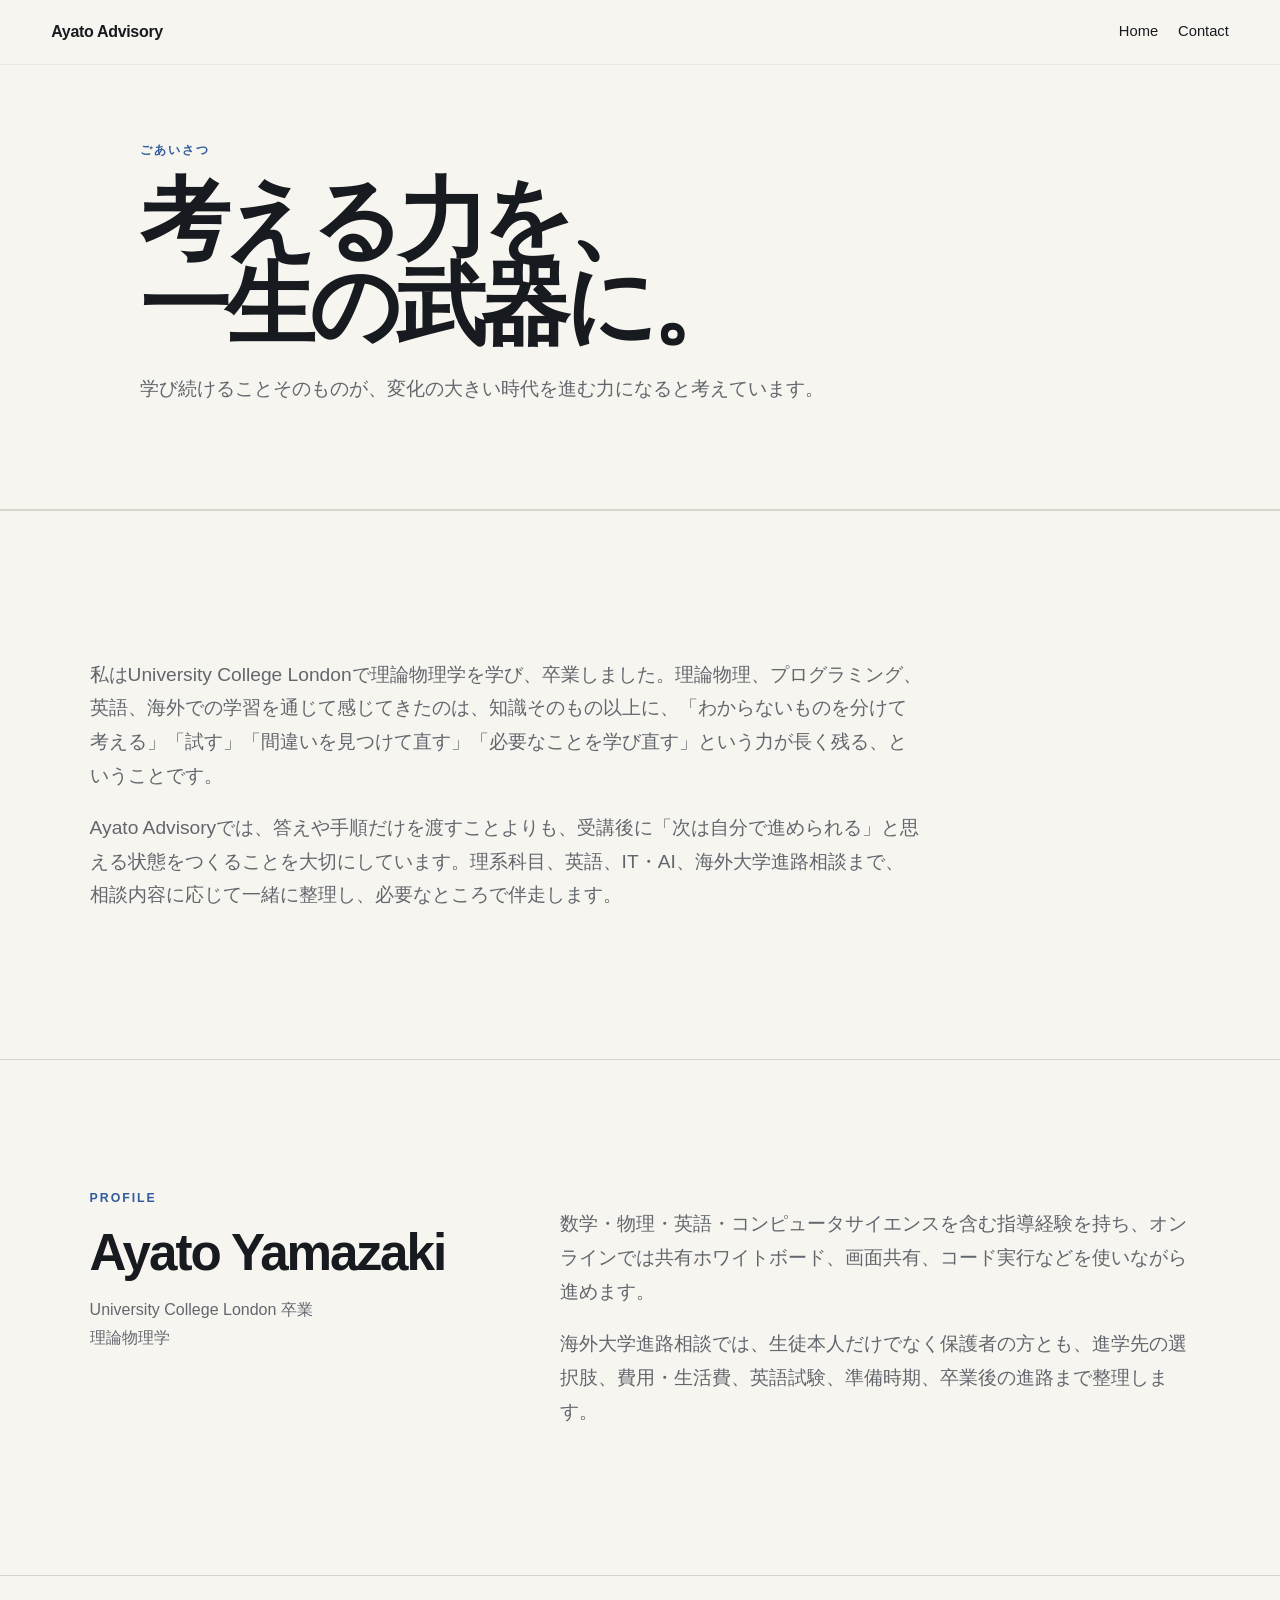
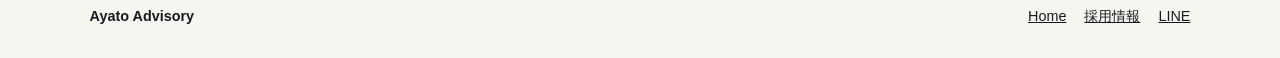
<file: about/index.html>
<!doctype html><html lang="ja"><head><meta charset="utf-8"><meta name="viewport" content="width=device-width,initial-scale=1"><title>ごあいさつ | Ayato Advisory</title><meta name="description" content="Ayato Advisory代表 Ayato Yamazakiからのごあいさつ。学び続け、自分で考え、次へ進める力を大切にしています。"><link rel="stylesheet" href="../assets/styles.css"></head><body>
<header class="nav"><a class="brand" href="../">Ayato Advisory</a><nav class="nav-links"><a href="../">Home</a><a href="../#contact">Contact</a></nav></header><main>
<section class="subpage-hero"><div class="section-inner"><p class="kicker">ごあいさつ</p><h1>考える力を、<br>一生の武器に。</h1><p class="lead">学び続けることそのものが、変化の大きい時代を進む力になると考えています。</p></div></section>
<section class="section"><div class="section-inner"><p class="lead">私はUniversity College Londonで理論物理学を学び、卒業しました。理論物理、プログラミング、英語、海外での学習を通じて感じてきたのは、知識そのもの以上に、「わからないものを分けて考える」「試す」「間違いを見つけて直す」「必要なことを学び直す」という力が長く残る、ということです。</p><p class="lead">Ayato Advisoryでは、答えや手順だけを渡すことよりも、受講後に「次は自分で進められる」と思える状態をつくることを大切にしています。理系科目、英語、IT・AI、海外大学進路相談まで、相談内容に応じて一緒に整理し、必要なところで伴走します。</p></div></section>
<section class="section"><div class="section-inner profile-grid"><div><p class="kicker">Profile</p><h2 class="profile-name">Ayato Yamazaki</h2><p class="profile-meta">University College London 卒業<br>理論物理学</p></div><div><p class="lead">数学・物理・英語・コンピュータサイエンスを含む指導経験を持ち、オンラインでは共有ホワイトボード、画面共有、コード実行などを使いながら進めます。</p><p class="lead">海外大学進路相談では、生徒本人だけでなく保護者の方とも、進学先の選択肢、費用・生活費、英語試験、準備時期、卒業後の進路まで整理します。</p></div></div></section>
</main><footer><strong>Ayato Advisory</strong><div class="footer-links"><a href="../">Home</a><a href="../careers/">採用情報</a><a href="https://line.me/R/ti/p/@933ozaif">LINE</a></div></footer></body></html>
</file>
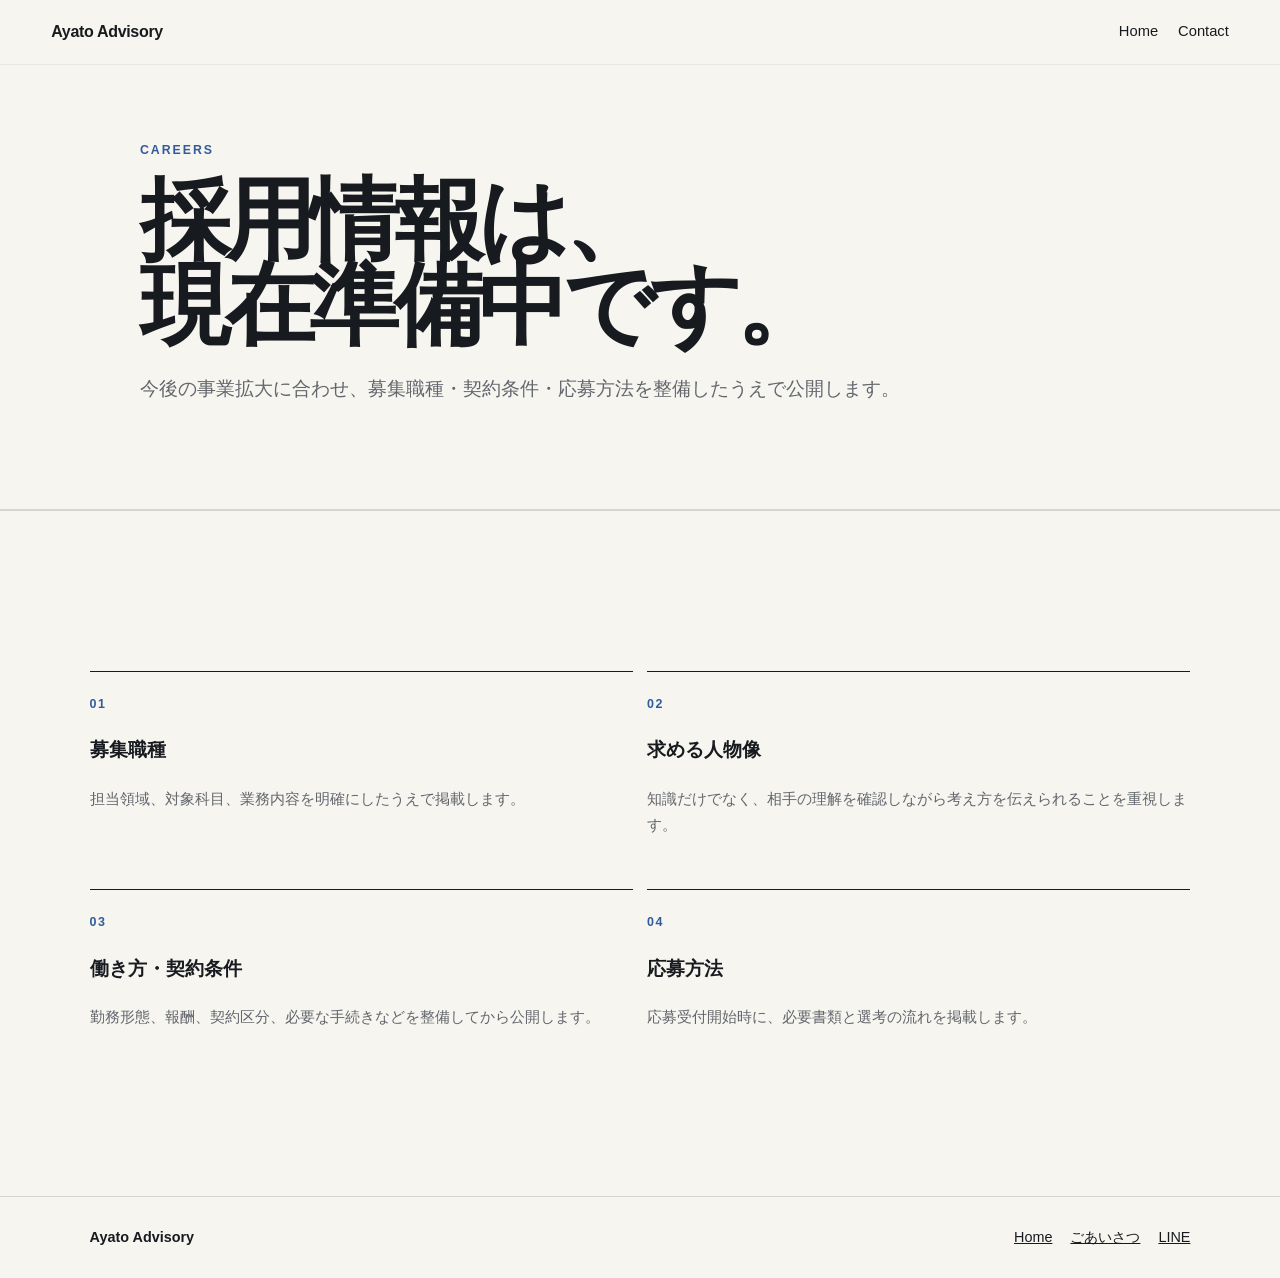
<file: careers/index.html>
<!doctype html><html lang="ja"><head><meta charset="utf-8"><meta name="viewport" content="width=device-width,initial-scale=1"><title>採用情報 | Ayato Advisory</title><meta name="description" content="Ayato Advisoryの採用情報。現在、詳細な募集要項は準備中です。"><link rel="stylesheet" href="../assets/styles.css"></head><body>
<header class="nav"><a class="brand" href="../">Ayato Advisory</a><nav class="nav-links"><a href="../">Home</a><a href="../#contact">Contact</a></nav></header><main>
<section class="subpage-hero"><div class="section-inner"><p class="kicker">Careers</p><h1>採用情報は、<br>現在準備中です。</h1><p class="lead">今後の事業拡大に合わせ、募集職種・契約条件・応募方法を整備したうえで公開します。</p></div></section>
<section class="section"><div class="section-inner"><div class="careers-grid"><div class="career-card"><div class="num">01</div><h3>募集職種</h3><p class="note">担当領域、対象科目、業務内容を明確にしたうえで掲載します。</p></div><div class="career-card"><div class="num">02</div><h3>求める人物像</h3><p class="note">知識だけでなく、相手の理解を確認しながら考え方を伝えられることを重視します。</p></div><div class="career-card"><div class="num">03</div><h3>働き方・契約条件</h3><p class="note">勤務形態、報酬、契約区分、必要な手続きなどを整備してから公開します。</p></div><div class="career-card"><div class="num">04</div><h3>応募方法</h3><p class="note">応募受付開始時に、必要書類と選考の流れを掲載します。</p></div></div></div></section>
</main><footer><strong>Ayato Advisory</strong><div class="footer-links"><a href="../">Home</a><a href="../about/">ごあいさつ</a><a href="https://line.me/R/ti/p/@933ozaif">LINE</a></div></footer></body></html>
</file>
<file: assets/styles.css>
:root{--bg:#f7f5ef;--ink:#171a1f;--muted:#62666d;--line:#d9d5cd;--blue:#315c9b;--paper:#fffdf9;--sage:#e8f2eb;--sage2:#cfe5d5}*{box-sizing:border-box}html{scroll-behavior:smooth}body{margin:0;background:var(--bg);color:var(--ink);font-family:-apple-system,BlinkMacSystemFont,"Hiragino Sans","Yu Gothic","Noto Sans JP",sans-serif;line-height:1.75}a{color:inherit}img{max-width:100%}.nav{position:fixed;z-index:30;top:0;left:0;right:0;display:flex;align-items:center;justify-content:space-between;padding:18px clamp(18px,4vw,56px);background:rgba(247,245,239,.86);backdrop-filter:blur(16px);border-bottom:1px solid rgba(0,0,0,.06)}.brand{font-weight:780;letter-spacing:-.02em;text-decoration:none}.nav-links{display:flex;gap:20px;font-size:.92rem}.nav-links a{text-decoration:none}.hero{position:relative;min-height:100svh;display:grid;align-items:center;overflow:hidden;padding:110px clamp(22px,7vw,96px) 72px}.hero-copy{position:relative;z-index:3;max-width:820px}.eyebrow,.kicker{font-size:.77rem;font-weight:800;text-transform:uppercase;letter-spacing:.16em;color:var(--blue);margin:0 0 16px}.hero h1{font-size:clamp(3.4rem,8vw,8.4rem);line-height:.93;letter-spacing:-.065em;margin:0;max-width:10.5ch}.hero p{font-size:clamp(1.05rem,1.5vw,1.28rem);max-width:42rem;color:#4d5158;margin:28px 0 0}.chips{display:flex;flex-wrap:wrap;gap:9px;margin-top:26px}.chip{border:1px solid rgba(23,26,31,.2);padding:7px 11px;font-size:.85rem;background:rgba(255,255,255,.36)}.orb{position:absolute;border-radius:999px;filter:blur(1px);opacity:.33;mix-blend-mode:multiply;will-change:transform}.o1{width:min(45vw,620px);height:min(27vw,370px);background:#7696c3;right:-8vw;top:14vh;animation:a 10s ease-in-out infinite alternate}.o2{width:min(31vw,430px);height:min(31vw,430px);background:#d99489;right:18vw;top:42vh;animation:b 13s ease-in-out infinite alternate}.o3{width:min(32vw,430px);height:min(21vw,290px);background:#83aaa7;right:1vw;bottom:7vh;animation:c 9s ease-in-out infinite alternate}@keyframes a{to{transform:translate(-9vw,7vh) rotate(16deg) scale(1.12)}}@keyframes b{to{transform:translate(7vw,-9vh) rotate(-13deg) scale(.88)}}@keyframes c{to{transform:translate(-8vw,-4vh) rotate(12deg) scale(1.1)}}.section{padding:clamp(80px,10vw,150px) clamp(22px,7vw,96px);border-top:1px solid var(--line)}.section-inner{max-width:1180px;margin:auto}h1,h2,h3{font-weight:760}h2{font-size:clamp(2.5rem,5vw,5.5rem);line-height:1;letter-spacing:-.055em;margin:0 0 28px}.greeting h2{max-width:11ch}.lead{font-size:clamp(1.05rem,1.5vw,1.25rem);max-width:52rem;color:var(--muted)}.text-link{display:inline-block;margin-top:22px;font-weight:700;text-decoration-thickness:1px;text-underline-offset:5px}.strength-title{white-space:nowrap;font-size:clamp(2.35rem,4.5vw,4.7rem)}.service-grid{display:grid;grid-template-columns:1fr 1fr;gap:14px;margin-top:34px}details{background:var(--paper);border:1px solid var(--line);padding:0 20px}summary{cursor:pointer;list-style:none;display:flex;align-items:center;justify-content:space-between;gap:12px;padding:24px 0;font-size:1.13rem;font-weight:760}summary::-webkit-details-marker{display:none}summary:after{content:"＋";font-size:1.4rem;font-weight:400}details[open] summary:after{content:"−"}.detail-body{padding:0 0 24px;color:var(--muted)}.detail-body h3{color:var(--ink);font-size:.83rem;text-transform:uppercase;letter-spacing:.1em;margin:22px 0 8px}.detail-body ul{padding-left:1.1rem;margin:0}.detail-body li+li{margin-top:5px}.online{display:grid;grid-template-columns:1fr 1.05fr;gap:clamp(32px,7vw,90px);align-items:center;background:#f0eee7}.online-photo img{width:100%;height:min(68vh,620px);object-fit:cover;object-position:center 42%;display:block}.online h2{max-width:10ch}.facts{margin:30px 0 0}.fact{padding:20px 0;border-top:1px solid #cfcac0}.fact:last-child{border-bottom:1px solid #cfcac0}.fact strong{display:block;color:var(--blue);font-size:1.05rem;margin-bottom:5px}.fact p{margin:0;color:var(--muted)}.pricing{background:#faf9f5}.price-grid{display:grid;grid-template-columns:1fr 1fr;gap:16px;margin-top:34px}.price-card{padding:34px;border:1px solid #cad8cf;background:var(--sage)}.price-card.featured{background:var(--sage2)}.price-card .time{font-weight:750;font-size:1.1rem}.price-card .amount{font-size:clamp(2.6rem,5vw,5rem);letter-spacing:-.06em;line-height:1;margin:15px 0 8px}.note{color:var(--muted);font-size:.94rem}.steps{display:grid;grid-template-columns:repeat(4,1fr);gap:12px;margin-top:35px;counter-reset:step}.step{padding:25px 20px;border-top:1px solid var(--ink);min-height:170px}.step:before{counter-increment:step;content:"0" counter(step);display:block;color:var(--blue);font-size:.78rem;font-weight:800;letter-spacing:.12em;margin-bottom:25px}.step strong{font-size:1.08rem}.policy-grid,.faq-grid{display:grid;grid-template-columns:1fr 1fr;gap:18px;margin-top:34px}.card{background:var(--paper);border:1px solid var(--line);padding:26px}.card h3{margin:0 0 10px}.card p{margin:0;color:var(--muted)}.contact{text-align:center;background:#171a1f;color:#f8f6f1}.contact .kicker{color:#aebdd4}.contact h2{max-width:12ch;margin-left:auto;margin-right:auto}.contact p{max-width:40rem;margin:0 auto 26px;color:#c8c8c8}.cta{display:inline-block;background:#fff;color:#171a1f;padding:14px 21px;text-decoration:none;font-weight:800}.subpage-hero{padding:140px clamp(22px,7vw,96px) 84px;border-bottom:1px solid var(--line)}.subpage-hero .section-inner{max-width:1000px}.subpage-hero h1{font-size:clamp(3.1rem,7vw,7rem);letter-spacing:-.06em;line-height:.95;margin:0 0 24px}.profile-grid{display:grid;grid-template-columns:.8fr 1.2fr;gap:50px}.profile-name{font-size:clamp(2rem,4vw,3.8rem);line-height:1.05;letter-spacing:-.04em;margin:0 0 12px}.profile-meta{color:var(--muted)}.careers-grid{display:grid;grid-template-columns:1fr 1fr;gap:14px;margin-top:32px}.career-card{border-top:1px solid var(--ink);padding:22px 0}.career-card .num{font-size:.78rem;color:var(--blue);font-weight:800;letter-spacing:.12em}footer{padding:28px clamp(22px,7vw,96px);display:flex;justify-content:space-between;gap:20px;flex-wrap:wrap;border-top:1px solid var(--line);font-size:.9rem}.footer-links{display:flex;gap:18px;flex-wrap:wrap}@media(max-width:850px){.nav-links{display:none}.hero h1{font-size:clamp(3.2rem,16vw,6rem)}.service-grid,.online,.price-grid,.policy-grid,.faq-grid,.profile-grid,.careers-grid{grid-template-columns:1fr}.steps{grid-template-columns:1fr 1fr}.strength-title{white-space:normal}.online-photo{order:2}.o1{width:72vw;height:43vw}.o2{width:56vw;height:56vw}.o3{width:60vw;height:40vw}}@media(max-width:540px){.steps{grid-template-columns:1fr}.hero{min-height:92svh}.section{padding-top:72px;padding-bottom:72px}}@media(prefers-reduced-motion:reduce){*{scroll-behavior:auto!important}.orb{animation:none!important}}
</file>
